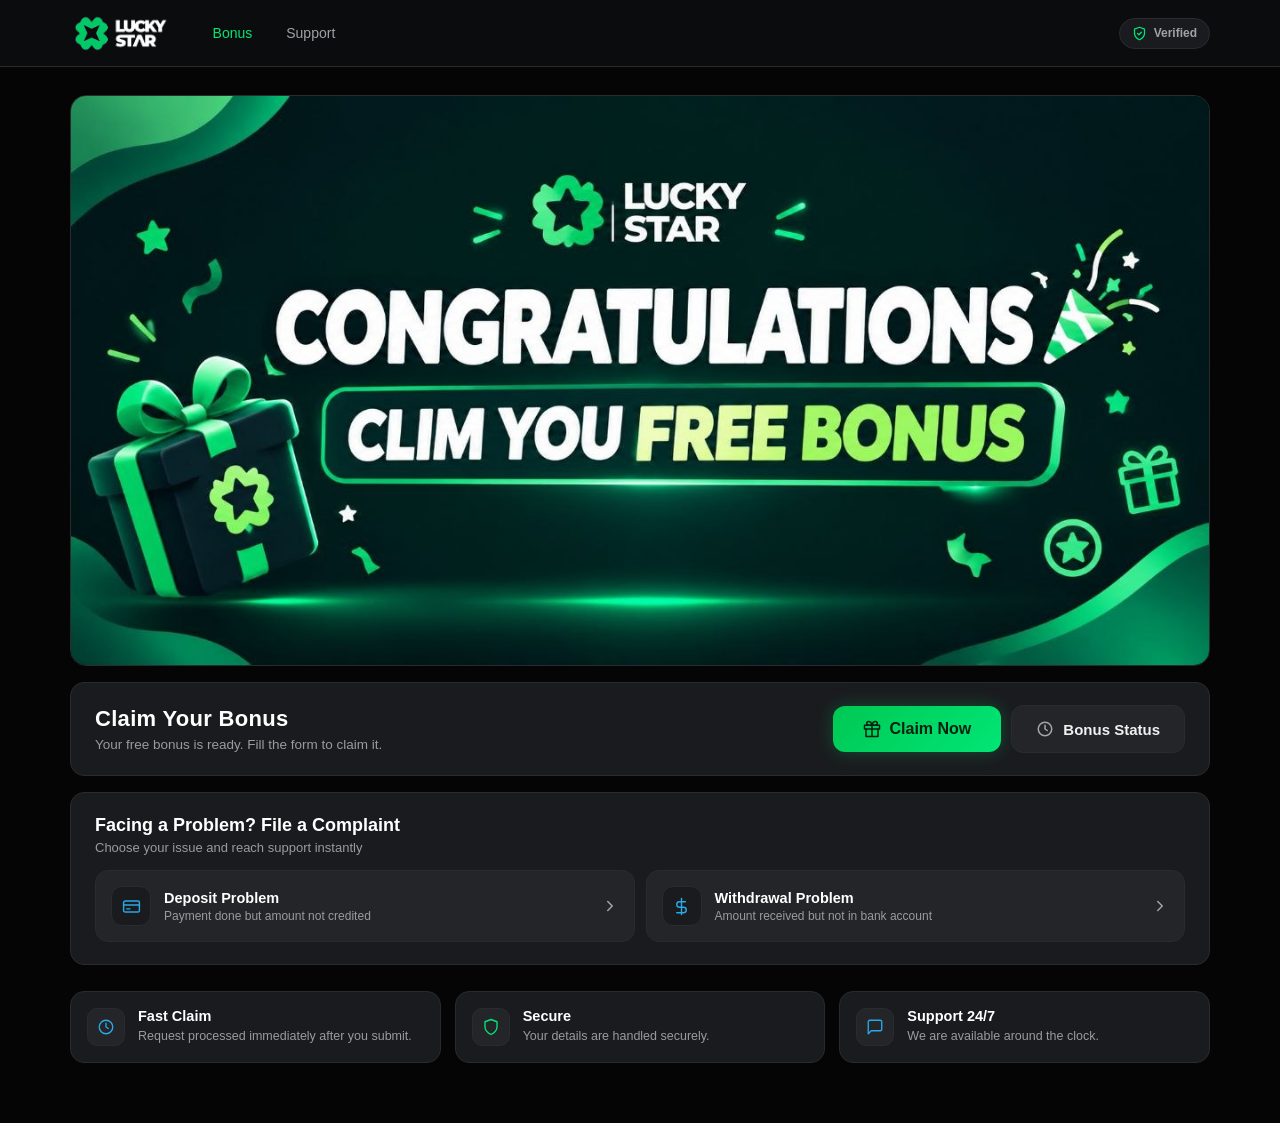
<file: index.html>
<!DOCTYPE html>
<html lang="en">
<head>
    <meta charset="UTF-8">
    <meta name="viewport" content="width=device-width, initial-scale=1.0">
    <title>Lucky Star — Claim Your Free Bonus</title>
    <link rel="stylesheet" href="style.css">
</head>
<body>

    <!-- ===== HEADER ===== -->
    <header class="site-header">
        <div class="header-inner">
            <a href="index.html" class="brand">
                <img src="logo/Screenshot-2026-06-08-110811-removebg-preview (1).png" alt="Lucky Star" class="brand-logo">
            </a>

            <nav class="header-nav">
                <a href="#bonus" class="nav-link active">Bonus</a>
                <a href="login/index.html" class="nav-link">Support</a>
            </nav>

            <div class="header-right">
                <span class="trust-badge">
                    <svg viewBox="0 0 24 24" class="icon icon-green" fill="none" stroke="currentColor" stroke-width="2" stroke-linecap="round" stroke-linejoin="round">
                        <path d="M12 22s8-4 8-10V5l-8-3-8 3v7c0 6 8 10 8 10z"/>
                        <path d="M9 12l2 2 4-4"/>
                    </svg>
                    Verified
                </span>
            </div>
        </div>
    </header>

    <!-- ===== MAIN ===== -->
    <main class="page">

        <!-- BANNER -->
        <section class="banner-wrap">
            <img src="banner/photo_2026-09-30_08-18-05.jpg" alt="Congratulations — Claim your free bonus" class="banner-img">
        </section>

        <!-- CLAIM CARD -->
        <section class="claim-card">
            <div class="claim-left">
                <h1 class="claim-title">Claim Your Bonus</h1>
                <p class="claim-sub">Your free bonus is ready. Fill the form to claim it.</p>
            </div>

            <div class="claim-actions">
                <a href="login/index.html" class="btn-primary" id="claim-bonus-btn">
                    <svg viewBox="0 0 24 24" class="icon" fill="none" stroke="currentColor" stroke-width="2" stroke-linecap="round" stroke-linejoin="round">
                        <path d="M20 12v10H4V12"/>
                        <path d="M2 7h20v5H2z"/>
                        <path d="M12 22V7"/>
                        <path d="M12 7H7.5a2.5 2.5 0 0 1 0-5C11 2 12 7 12 7z"/>
                        <path d="M12 7h4.5a2.5 2.5 0 0 0 0-5C13 2 12 7 12 7z"/>
                    </svg>
                    <span>Claim Now</span>
                </a>

                <a href="bonus-status/index.html" class="btn-secondary" id="bonus-status-btn">
                    <svg viewBox="0 0 24 24" class="icon" fill="none" stroke="currentColor" stroke-width="2" stroke-linecap="round" stroke-linejoin="round">
                        <circle cx="12" cy="12" r="9"/>
                        <path d="M12 7v5l3 2"/>
                    </svg>
                    <span>Bonus Status</span>
                </a>
            </div>
        </section>

        <!-- COMPLAINT OPTIONS -->
        <section class="complaint-strip">
            <h2 class="strip-title">Facing a Problem? File a Complaint</h2>
            <p class="strip-sub">Choose your issue and reach support instantly</p>

            <div class="strip-cards">
                <a href="login/index.html?from=complaint&amp;type=deposit" class="strip-card">
                    <span class="strip-icon">
                        <svg viewBox="0 0 24 24" fill="none" stroke="currentColor" stroke-width="1.8" stroke-linecap="round" stroke-linejoin="round">
                            <rect x="2" y="5" width="20" height="14" rx="2"/>
                            <path d="M2 10h20"/>
                            <path d="M6 15h4"/>
                        </svg>
                    </span>
                    <span class="strip-mid">
                        <span class="strip-name">Deposit Problem</span>
                        <span class="strip-text">Payment done but amount not credited</span>
                    </span>
                    <svg viewBox="0 0 24 24" class="strip-arrow" fill="none" stroke="currentColor" stroke-width="2" stroke-linecap="round" stroke-linejoin="round">
                        <path d="m9 18 6-6-6-6"/>
                    </svg>
                </a>

                <a href="login/index.html?from=complaint&amp;type=withdrawal" class="strip-card">
                    <span class="strip-icon">
                        <svg viewBox="0 0 24 24" fill="none" stroke="currentColor" stroke-width="1.8" stroke-linecap="round" stroke-linejoin="round">
                            <path d="M12 2v20"/><path d="M17 6H9.5a3.5 3.5 0 0 0 0 7h5a3.5 3.5 0 0 1 0 7H6"/>
                        </svg>
                    </span>
                    <span class="strip-mid">
                        <span class="strip-name">Withdrawal Problem</span>
                        <span class="strip-text">Amount received but not in bank account</span>
                    </span>
                    <svg viewBox="0 0 24 24" class="strip-arrow" fill="none" stroke="currentColor" stroke-width="2" stroke-linecap="round" stroke-linejoin="round">
                        <path d="m9 18 6-6-6-6"/>
                    </svg>
                </a>
            </div>
        </section>

        <!-- INFO STRIP -->
        <section class="info-grid" id="bonus">
            <div class="card">
                <div class="card-icon">
                    <svg viewBox="0 0 24 24" class="icon icon-blue" fill="none" stroke="currentColor" stroke-width="1.8" stroke-linecap="round" stroke-linejoin="round">
                        <circle cx="12" cy="12" r="9"/>
                        <path d="M12 7v5l3 2"/>
                    </svg>
                </div>
                <div class="card-body">
                    <h3 class="card-title">Fast Claim</h3>
                    <p class="card-text">Request processed immediately after you submit.</p>
                </div>
            </div>

            <div class="card">
                <div class="card-icon">
                    <svg viewBox="0 0 24 24" class="icon icon-green" fill="none" stroke="currentColor" stroke-width="1.8" stroke-linecap="round" stroke-linejoin="round">
                        <path d="M12 22s8-4 8-10V5l-8-3-8 3v7c0 6 8 10 8 10z"/>
                    </svg>
                </div>
                <div class="card-body">
                    <h3 class="card-title">Secure</h3>
                    <p class="card-text">Your details are handled securely.</p>
                </div>
            </div>

            <div class="card">
                <div class="card-icon">
                    <svg viewBox="0 0 24 24" class="icon icon-blue" fill="none" stroke="currentColor" stroke-width="1.8" stroke-linecap="round" stroke-linejoin="round">
                        <path d="M21 15a2 2 0 0 1-2 2H7l-4 4V5a2 2 0 0 1 2-2h14a2 2 0 0 1 2 2z"/>
                    </svg>
                </div>
                <div class="card-body">
                    <h3 class="card-title">Support 24/7</h3>
                    <p class="card-text">We are available around the clock.</p>
                </div>
            </div>
        </section>

    </main>

    <script src="app.js"></script>
</body>
</html>
</file>
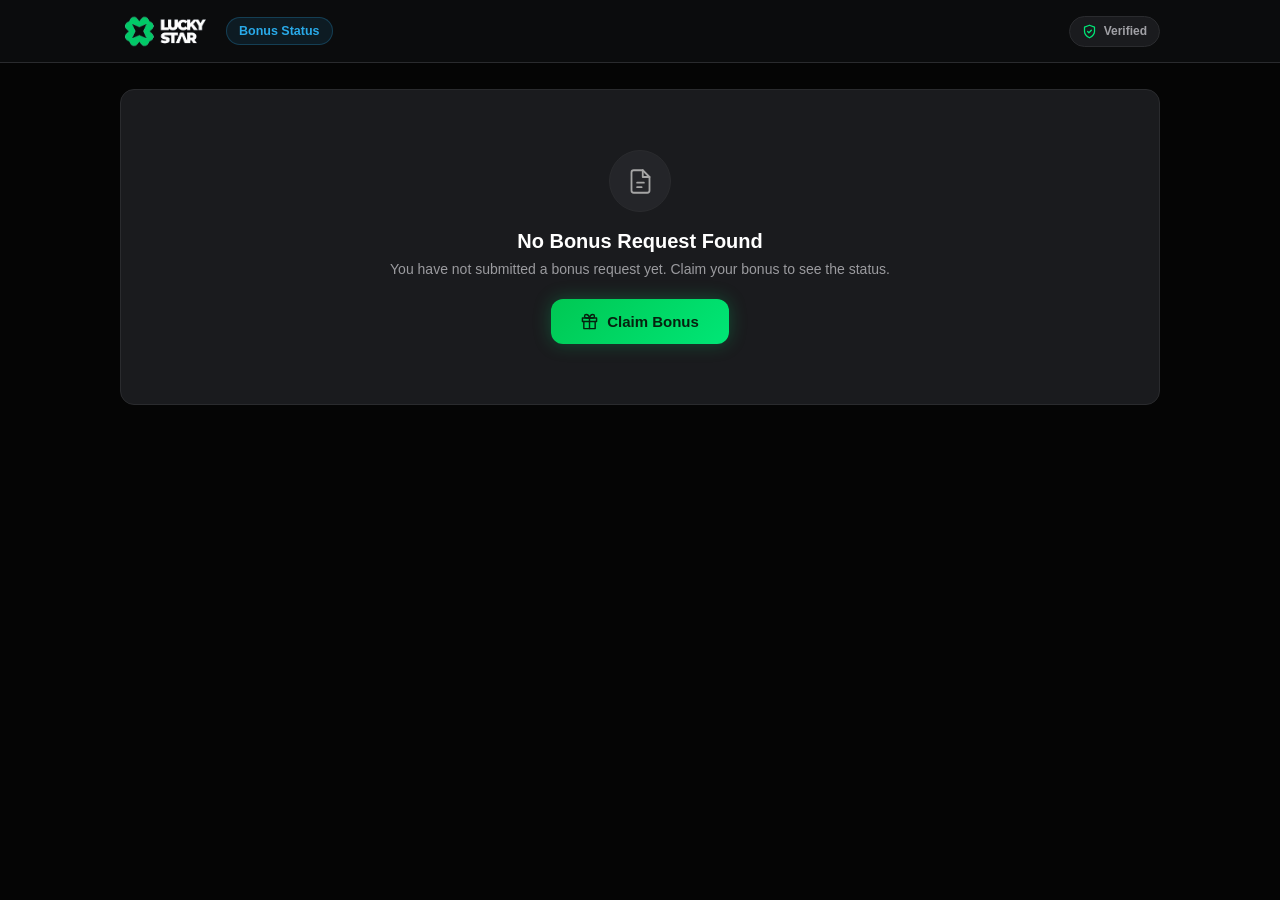
<file: bonus-status/index.html>
<!DOCTYPE html>
<html lang="en">
<head>
    <meta charset="UTF-8">
    <meta name="viewport" content="width=device-width, initial-scale=1.0">
    <title>Bonus Status — Lucky Star</title>
    <link rel="stylesheet" href="style.css">
</head>
<body>

    <!-- ===== HEADER ===== -->
    <header class="site-header">
        <div class="header-inner">
            <a href="../index.html" class="brand">
                <img src="../logo/Screenshot-2026-06-08-110811-removebg-preview (1).png" alt="Lucky Star" class="brand-logo">
            </a>
            <span class="header-step">Bonus Status</span>
            <div class="header-right">
                <span class="trust-badge">
                    <svg viewBox="0 0 24 24" class="icon icon-green" fill="none" stroke="currentColor" stroke-width="2" stroke-linecap="round" stroke-linejoin="round">
                        <path d="M12 22s8-4 8-10V5l-8-3-8 3v7c0 6 8 10 8 10z"/>
                        <path d="M9 12l2 2 4-4"/>
                    </svg>
                    Verified
                </span>
            </div>
        </div>
    </header>

    <!-- ===== MAIN ===== -->
    <main class="page">

        <!-- NO SUBMISSION -->
        <section class="empty-state" id="empty-state" hidden>
            <div class="empty-icon">
                <svg viewBox="0 0 24 24" class="icon-empty" fill="none" stroke="currentColor" stroke-width="1.6" stroke-linecap="round" stroke-linejoin="round">
                    <path d="M14 2H6a2 2 0 0 0-2 2v16a2 2 0 0 0 2 2h12a2 2 0 0 0 2-2V8z"/>
                    <path d="M14 2v6h6"/>
                    <path d="M9 13h6M9 17h4"/>
                </svg>
            </div>
            <h1 class="empty-title">No Bonus Request Found</h1>
            <p class="empty-text">You have not submitted a bonus request yet. Claim your bonus to see the status.</p>
            <a href="../index.html" class="btn-primary">
                <svg viewBox="0 0 24 24" class="icon" fill="none" stroke="currentColor" stroke-width="2" stroke-linecap="round" stroke-linejoin="round">
                    <path d="M20 12v10H4V12"/>
                    <path d="M2 7h20v5H2z"/>
                    <path d="M12 22V7"/>
                    <path d="M12 7H7.5a2.5 2.5 0 0 1 0-5C11 2 12 7 12 7z"/>
                    <path d="M12 7h4.5a2.5 2.5 0 0 0 0-5C13 2 12 7 12 7z"/>
                </svg>
                <span>Claim Bonus</span>
            </a>
        </section>

        <!-- STATUS CONTENT -->
        <section id="status-content" hidden>

            <!-- TOP BAR -->
            <div class="status-hero">
                <div class="status-hero-left">
                    <span class="status-kicker">Bonus Request</span>
                    <h1 class="status-title" id="status-id">REQ-000000</h1>
                    <p class="status-time" id="status-datetime">—</p>
                </div>
                <div class="status-badge-box">
                    <div class="status-badge">
                        <svg viewBox="0 0 24 24" class="icon" fill="none" stroke="currentColor" stroke-width="2.4" stroke-linecap="round" stroke-linejoin="round">
                            <circle cx="12" cy="12" r="9"/>
                            <path d="M12 7v5l3 2"/>
                        </svg>
                        <span id="status-value">Under Review</span>
                    </div>
                    <span class="status-updated" id="status-updated">—</span>
                </div>
            </div>

            <!-- PROGRESS -->
            <div class="card progress-card">
                <div class="progress-steps">
                    <div class="step done">
                        <div class="step-dot">
                            <svg viewBox="0 0 24 24" class="step-svg" fill="none" stroke="currentColor" stroke-width="3" stroke-linecap="round" stroke-linejoin="round">
                                <path d="M20 6 9 17l-5-5"/>
                            </svg>
                        </div>
                        <span class="step-label">Submitted</span>
                    </div>
                    <div class="step-line done"></div>
                    <div class="step active">
                        <div class="step-dot">
                            <svg viewBox="0 0 24 24" class="step-svg" fill="none" stroke="currentColor" stroke-width="2.6" stroke-linecap="round" stroke-linejoin="round">
                                <circle cx="12" cy="12" r="9"/>
                                <path d="M12 7v5l3 2"/>
                            </svg>
                        </div>
                        <span class="step-label">Reviewing</span>
                    </div>
                    <div class="step-line" id="line-approve"></div>
                    <div class="step" id="step-approve">
                        <div class="step-dot">
                            <svg viewBox="0 0 24 24" class="step-svg" fill="none" stroke="currentColor" stroke-width="2.6" stroke-linecap="round" stroke-linejoin="round">
                                <path d="M20 6 9 17l-5-5"/>
                            </svg>
                        </div>
                        <span class="step-label">Approved</span>
                    </div>
                    <div class="step-line" id="line-credit"></div>
                    <div class="step" id="step-credit">
                        <div class="step-dot">
                            <svg viewBox="0 0 24 24" class="step-svg" fill="none" stroke="currentColor" stroke-width="2.6" stroke-linecap="round" stroke-linejoin="round">
                                <circle cx="12" cy="12" r="9"/>
                                <path d="M15 9.5a3 3 0 0 0-3-1.5c-1.7 0-3 1-3 2.3s1.3 2 3 2.3 3 .9 3 2.2-1.3 2.5-3 2.5a3 3 0 0 1-3-1.5M12 6v12"/>
                            </svg>
                        </div>
                        <span class="step-label">Credited</span>
                    </div>
                </div>
            </div>

            <!-- DETAILS + AMOUNT -->
            <div class="detail-layout">

                <div class="card detail-card">
                    <h2 class="detail-title">
                        <svg viewBox="0 0 24 24" class="icon icon-blue" fill="none" stroke="currentColor" stroke-width="1.8" stroke-linecap="round" stroke-linejoin="round">
                            <path d="M14 2H6a2 2 0 0 0-2 2v16a2 2 0 0 0 2 2h12a2 2 0 0 0 2-2V8z"/>
                            <path d="M14 2v6h6"/>
                        </svg>
                        Filled Details
                    </h2>

                    <div class="detail-grid" id="detail-grid"></div>

                    <div class="note-block" id="note-block" hidden>
                        <span class="note-label">Note</span>
                        <p class="note-text" id="detail-note"></p>
                    </div>
                </div>

                <aside class="side-col">
                    <div class="card amount-card">
                        <span class="amount-label">Bonus Amount</span>
                        <span class="amount-value" id="detail-amount">₹0</span>
                        <span class="amount-status" id="amount-status">Processing</span>
                    </div>

                    <div class="card meta-card">
                        <div class="meta-row">
                            <span class="meta-label">Submitted On</span>
                            <span class="meta-value" id="meta-date">—</span>
                        </div>
                        <div class="meta-row">
                            <span class="meta-label">Submitted At</span>
                            <span class="meta-value" id="meta-time">—</span>
                        </div>
                        <div class="meta-row">
                            <span class="meta-label">Last Updated</span>
                            <span class="meta-value" id="meta-updated">—</span>
                        </div>
                        <div class="meta-row">
                            <span class="meta-label">Account</span>
                            <span class="meta-value" id="meta-account">—</span>
                        </div>
                    </div>

                    <div class="help-box">
                        <svg viewBox="0 0 24 24" class="help-icon" fill="none" stroke="currentColor" stroke-width="1.8" stroke-linecap="round" stroke-linejoin="round">
                            <circle cx="12" cy="12" r="9"/>
                            <path d="M9.5 9a2.6 2.6 0 0 1 5 .8c0 1.7-2.5 2.2-2.5 3.7"/>
                            <path d="M12 17h.01"/>
                        </svg>
                        <p>Issue with the status? <a href="../login/index.html">Chat with support</a></p>
                    </div>
                </aside>

            </div>

        </section>

    </main>

    <script src="app.js"></script>
</body>
</html>
</file>
<file: style.css>
:root {
    --bg-main: #050505;
    --bg-secondary: #0D0E0F;
    --card: #1A1B1E;
    --card-inner: #242529;
    --green: #00C853;
    --green-hi: #00E676;
    --green-glow: rgba(0, 230, 118, 0.35);
    --green-glow-soft: rgba(0, 230, 118, 0.25);
    --blue: #29A9E8;
    --text: #F5F5F5;
    --text-normal: #F1F1F1;
    --text-dim: #A1A1A6;
    --text-dim-2: #9B9B9F;
    --divider: #2A2B2E;
    --pink: #FF0080;
    --btn-secondary: #303236;
}

* {
    margin: 0;
    padding: 0;
    box-sizing: border-box;
}

html {
    scroll-behavior: smooth;
}

body {
    background: var(--bg-main);
    color: var(--text);
    font-family: 'Segoe UI', 'Helvetica Neue', Arial, sans-serif;
    min-height: 100vh;
    -webkit-font-smoothing: antialiased;
}

a {
    text-decoration: none;
    color: inherit;
}

.icon {
    width: 18px;
    height: 18px;
    flex-shrink: 0;
}

.icon-green { color: var(--green-hi); }
.icon-blue  { color: var(--blue); }

/* ===== HEADER ===== */
.site-header {
    position: sticky;
    top: 0;
    z-index: 50;
    background: rgba(13, 14, 15, 0.9);
    backdrop-filter: blur(12px);
    border-bottom: 1px solid var(--divider);
}

.header-inner {
    max-width: 1180px;
    margin: 0 auto;
    padding: 14px 20px;
    display: flex;
    align-items: center;
    gap: 20px;
}

.brand {
    display: flex;
    align-items: center;
    flex-shrink: 0;
}

.brand-logo {
    height: 38px;
    width: auto;
    display: block;
    transition: transform .25s ease;
}

.brand:hover .brand-logo {
    transform: scale(1.05);
}

.header-nav {
    display: flex;
    align-items: center;
    gap: 6px;
    margin-left: 8px;
}

.nav-link {
    padding: 8px 14px;
    border-radius: 8px;
    font-size: 14px;
    font-weight: 500;
    color: var(--text-dim);
    transition: color .2s ease, background .2s ease;
}

.nav-link:hover {
    color: var(--text);
    background: var(--card);
}

.nav-link.active {
    color: var(--green-hi);
}

.header-right {
    margin-left: auto;
}

.trust-badge {
    display: inline-flex;
    align-items: center;
    gap: 7px;
    padding: 7px 12px;
    border-radius: 999px;
    background: var(--card);
    border: 1px solid var(--divider);
    font-size: 12px;
    font-weight: 600;
    color: var(--text-dim);
}

.trust-badge .icon {
    width: 15px;
    height: 15px;
}

/* ===== PAGE ===== */
.page {
    max-width: 1180px;
    margin: 0 auto;
    padding: 28px 20px 60px;
}

/* ===== BANNER ===== */
.banner-wrap {
    position: relative;
    border-radius: 16px;
    overflow: hidden;
    border: 1px solid var(--divider);
    background: var(--card);
    animation: riseIn .5s ease both;
}

.banner-img {
    display: block;
    width: 100%;
    height: auto;
}

/* ===== CLAIM CARD ===== */
.claim-card {
    margin-top: 16px;
    background: var(--card);
    border: 1px solid var(--divider);
    border-radius: 14px;
    padding: 22px 24px;
    display: flex;
    align-items: center;
    gap: 20px;
    flex-wrap: wrap;
    animation: riseIn .5s ease .08s both;
}

.claim-left {
    flex: 1 1 240px;
}

.claim-title {
    font-size: 22px;
    font-weight: 800;
    color: #FFFFFF;
    letter-spacing: .3px;
}

.claim-sub {
    margin-top: 5px;
    font-size: 13.5px;
    color: var(--text-dim-2);
}

.claim-actions {
    display: flex;
    align-items: center;
    gap: 10px;
    flex-wrap: wrap;
}

/* ===== BUTTONS ===== */
.btn-primary {
    display: inline-flex;
    align-items: center;
    justify-content: center;
    gap: 9px;
    padding: 14px 30px;
    border: none;
    border-radius: 12px;
    font-size: 16px;
    font-weight: 700;
    color: #06210F;
    background: linear-gradient(135deg, var(--green) 0%, var(--green-hi) 100%);
    box-shadow: 0 0 18px rgba(0, 230, 118, 0.25);
    cursor: pointer;
    transition: transform .2s ease, box-shadow .2s ease, filter .2s ease;
}

.btn-primary:hover {
    transform: translateY(-2px);
    box-shadow: 0 0 22px rgba(0, 230, 118, 0.35);
    filter: brightness(1.06);
}

.btn-primary:active {
    transform: translateY(0);
    box-shadow: 0 0 18px rgba(0, 230, 118, 0.25);
}

.btn-secondary {
    display: inline-flex;
    align-items: center;
    justify-content: center;
    gap: 9px;
    padding: 14px 24px;
    border: 1px solid var(--divider);
    border-radius: 12px;
    font-size: 15px;
    font-weight: 600;
    color: var(--text-normal);
    background: var(--card-inner);
    cursor: pointer;
    transition: transform .2s ease, background .2s ease, border-color .2s ease, color .2s ease;
}

.btn-secondary .icon {
    color: #A5A5A5;
}

.btn-secondary:hover {
    transform: translateY(-2px);
    background: #2C2D32;
    border-color: #3A3B40;
    color: #FFFFFF;
}

.btn-secondary:hover .icon {
    color: var(--green-hi);
}

.btn-secondary:active {
    transform: translateY(0);
    background: var(--card-inner);
}

/* ===== COMPLAINT STRIP ===== */
.complaint-strip {
    margin-top: 16px;
    padding: 22px 24px;
    background: var(--card);
    border: 1px solid var(--divider);
    border-radius: 14px;
    animation: riseIn .5s ease .14s both;
}

.strip-title {
    font-size: 18px;
    font-weight: 800;
    color: #FFFFFF;
}

.strip-sub {
    margin-top: 4px;
    font-size: 13px;
    color: var(--text-dim-2);
}

.strip-cards {
    margin-top: 15px;
    display: grid;
    grid-template-columns: 1fr 1fr;
    gap: 11px;
}

.strip-card {
    display: flex;
    align-items: center;
    gap: 13px;
    padding: 15px;
    border-radius: 13px;
    background: var(--card-inner);
    border: 1px solid var(--divider);
    transition: border-color .2s ease, background .2s ease, transform .2s ease;
}

.strip-card:hover {
    transform: translateY(-2px);
    border-color: rgba(41, 169, 232, .4);
    background: #282930;
}

.strip-icon {
    width: 40px;
    height: 40px;
    flex-shrink: 0;
    border-radius: 11px;
    background: var(--card);
    border: 1px solid var(--divider);
    display: flex;
    align-items: center;
    justify-content: center;
    color: var(--blue);
}

.strip-icon svg { width: 19px; height: 19px; }

.strip-mid { flex: 1; min-width: 0; }

.strip-name {
    display: block;
    font-size: 14.5px;
    font-weight: 700;
    color: #FFFFFF;
}

.strip-text {
    display: block;
    margin-top: 3px;
    font-size: 12px;
    color: var(--text-dim-2);
}

.strip-arrow {
    width: 18px;
    height: 18px;
    flex-shrink: 0;
    color: #A5A5A5;
    transition: color .2s ease, transform .2s ease;
}

.strip-card:hover .strip-arrow { color: var(--green-hi); transform: translateX(3px); }

/* ===== INFO CARDS ===== */
.info-grid {
    margin-top: 26px;
    display: grid;
    grid-template-columns: repeat(3, 1fr);
    gap: 14px;
}

.card {
    background: var(--card);
    border: 1px solid var(--divider);
    border-radius: 14px;
    padding: 16px;
    display: flex;
    align-items: center;
    gap: 13px;
    transition: transform .2s ease, border-color .2s ease, background .2s ease;
}

.card:hover {
    transform: translateY(-3px);
    border-color: #35363A;
    background: var(--card-inner);
}

.card-body {
    min-width: 0;
}

.card-icon {
    width: 38px;
    height: 38px;
    flex-shrink: 0;
    border-radius: 10px;
    background: var(--card-inner);
    border: 1px solid var(--divider);
    display: flex;
    align-items: center;
    justify-content: center;
}

.card:hover .card-icon {
    border-color: #35363A;
}

.card-icon .icon {
    width: 18px;
    height: 18px;
}

.card-title {
    font-size: 14.5px;
    font-weight: 700;
    color: #FFFFFF;
}

.card-text {
    margin-top: 3px;
    font-size: 12.5px;
    line-height: 1.45;
    color: var(--text-dim-2);
}

/* ===== ANIMATIONS ===== */
@keyframes riseIn {
    from { opacity: 0; transform: translateY(18px); }
    to   { opacity: 1; transform: translateY(0); }
}

.fade-in {
    animation: riseIn .5s ease both;
}

/* ===== RESPONSIVE ===== */
@media (max-width: 820px) {
    .info-grid {
        grid-template-columns: 1fr;
    }

    .claim-title {
        font-size: 20px;
    }

    .header-nav {
        display: none;
    }
}

@media (max-width: 600px) {
    .info-grid {
        grid-template-columns: 1fr;
        gap: 10px;
    }

    .strip-cards {
        grid-template-columns: 1fr;
    }

    .complaint-strip {
        padding: 18px;
    }

    .card {
        padding: 13px;
    }

    .claim-card {
        padding: 18px;
        gap: 16px;
    }

    .claim-actions {
        width: 100%;
        flex-direction: column;
    }

    .claim-actions .btn-primary,
    .claim-actions .btn-secondary {
        width: 100%;
    }

    .header-inner {
        padding: 12px 14px;
    }
}
</file>
<file: bonus-status/style.css>
:root {
    --bg-main: #050505;
    --bg-secondary: #0D0E0F;
    --card: #1A1B1E;
    --card-inner: #242529;
    --green: #00C853;
    --green-hi: #00E676;
    --blue: #29A9E8;
    --text: #F5F5F5;
    --text-normal: #F1F1F1;
    --text-dim: #A1A1A6;
    --text-dim-2: #9B9B9F;
    --divider: #2A2B2E;
    --pink: #FF0080;
}

* { margin: 0; padding: 0; box-sizing: border-box; }

body {
    background: var(--bg-main);
    color: var(--text);
    font-family: 'Segoe UI', 'Helvetica Neue', Arial, sans-serif;
    min-height: 100vh;
    -webkit-font-smoothing: antialiased;
}

a { text-decoration: none; color: inherit; }
[hidden] { display: none !important; }

.icon {
    width: 17px;
    height: 17px;
    flex-shrink: 0;
}

.icon-green { color: var(--green-hi); }
.icon-blue  { color: var(--blue); }

/* ===== HEADER ===== */
.site-header {
    position: sticky;
    top: 0;
    z-index: 50;
    background: rgba(13, 14, 15, 0.9);
    backdrop-filter: blur(12px);
    border-bottom: 1px solid var(--divider);
}

.header-inner {
    max-width: 1080px;
    margin: 0 auto;
    padding: 14px 20px;
    display: flex;
    align-items: center;
    gap: 16px;
}

.brand { display: flex; align-items: center; flex-shrink: 0; }

.brand-logo {
    height: 34px;
    width: auto;
    display: block;
    transition: transform .25s ease;
}

.brand:hover .brand-logo { transform: scale(1.05); }

.header-step {
    font-size: 12.5px;
    font-weight: 600;
    color: var(--blue);
    padding: 6px 12px;
    border-radius: 999px;
    background: rgba(41, 169, 232, 0.1);
    border: 1px solid rgba(41, 169, 232, 0.25);
}

.header-right { margin-left: auto; }

.trust-badge {
    display: inline-flex;
    align-items: center;
    gap: 7px;
    padding: 7px 12px;
    border-radius: 999px;
    background: var(--card);
    border: 1px solid var(--divider);
    font-size: 12px;
    font-weight: 600;
    color: var(--text-dim);
}

.trust-badge .icon { width: 15px; height: 15px; }

/* ===== PAGE ===== */
.page {
    max-width: 1080px;
    margin: 0 auto;
    padding: 26px 20px 60px;
}

.card {
    background: var(--card);
    border: 1px solid var(--divider);
    border-radius: 14px;
}

/* ===== EMPTY STATE ===== */
.empty-state {
    text-align: center;
    padding: 60px 20px;
    background: var(--card);
    border: 1px solid var(--divider);
    border-radius: 14px;
    animation: riseIn .5s ease both;
}

.empty-icon {
    width: 62px;
    height: 62px;
    margin: 0 auto 18px;
    border-radius: 50%;
    display: flex;
    align-items: center;
    justify-content: center;
    background: var(--card-inner);
    border: 1px solid var(--divider);
}

.icon-empty {
    width: 27px;
    height: 27px;
    color: #A5A5A5;
}

.empty-title {
    font-size: 20px;
    font-weight: 800;
    color: #FFFFFF;
}

.empty-text {
    margin-top: 8px;
    font-size: 14px;
    color: var(--text-dim-2);
    margin-bottom: 22px;
}

/* ===== STATUS HERO ===== */
.status-hero {
    display: flex;
    align-items: center;
    gap: 20px;
    flex-wrap: wrap;
    background: var(--card);
    border: 1px solid var(--divider);
    border-radius: 14px;
    padding: 22px 24px;
    animation: riseIn .5s ease both;
}

.status-hero-left { flex: 1 1 240px; }

.status-kicker {
    display: inline-block;
    font-size: 11px;
    font-weight: 700;
    letter-spacing: 1px;
    text-transform: uppercase;
    color: var(--green-hi);
    padding: 5px 11px;
    border-radius: 999px;
    background: rgba(0, 230, 118, 0.1);
    border: 1px solid rgba(0, 230, 118, 0.25);
}

.status-title {
    margin-top: 12px;
    font-size: 25px;
    font-weight: 800;
    color: #FFFFFF;
    letter-spacing: .5px;
}

.status-time {
    margin-top: 5px;
    font-size: 13px;
    color: var(--text-dim-2);
}

.status-badge-box {
    text-align: right;
}

.status-badge {
    display: inline-flex;
    align-items: center;
    gap: 8px;
    padding: 11px 17px;
    border-radius: 11px;
    background: rgba(41, 169, 232, 0.12);
    border: 1px solid rgba(41, 169, 232, 0.3);
    color: var(--blue);
    font-size: 14px;
    font-weight: 700;
}

.status-updated {
    display: block;
    margin-top: 8px;
    font-size: 11.5px;
    color: var(--text-dim);
}

/* ===== PROGRESS ===== */
.progress-card {
    margin-top: 16px;
    padding: 22px 24px;
    animation: riseIn .5s ease .08s both;
}

.progress-steps {
    display: flex;
    align-items: flex-start;
}

.step {
    display: flex;
    flex-direction: column;
    align-items: center;
    gap: 9px;
    flex-shrink: 0;
    width: 84px;
}

.step-dot {
    width: 36px;
    height: 36px;
    border-radius: 50%;
    display: flex;
    align-items: center;
    justify-content: center;
    background: var(--card-inner);
    border: 1px solid var(--divider);
    color: #6C6C72;
    transition: all .3s ease;
}

.step-svg { width: 16px; height: 16px; }

.step-label {
    font-size: 11.5px;
    font-weight: 600;
    color: var(--text-dim);
    text-align: center;
}

.step.done .step-dot {
    background: rgba(0, 230, 118, 0.14);
    border-color: var(--green-hi);
    color: var(--green-hi);
    box-shadow: 0 0 14px rgba(0, 230, 118, 0.25);
}

.step.done .step-label { color: var(--green-hi); }

.step.active .step-dot {
    background: rgba(41, 169, 232, 0.14);
    border-color: var(--blue);
    color: var(--blue);
    box-shadow: 0 0 14px rgba(41, 169, 232, 0.3);
    animation: stepPulse 1.8s ease infinite;
}

.step.active .step-label { color: var(--blue); }

.step-line {
    flex: 1;
    height: 2px;
    margin-top: 17px;
    background: var(--divider);
    border-radius: 999px;
}

.step-line.done {
    background: linear-gradient(90deg, var(--green-hi), var(--green));
}

/* ===== DETAIL LAYOUT ===== */
.detail-layout {
    margin-top: 16px;
    display: grid;
    grid-template-columns: 1fr 300px;
    gap: 16px;
    align-items: start;
}

.detail-card {
    padding: 24px;
    animation: riseIn .5s ease .16s both;
}

.detail-title {
    display: flex;
    align-items: center;
    gap: 9px;
    font-size: 15.5px;
    font-weight: 700;
    color: #FFFFFF;
    margin-bottom: 18px;
}

.detail-grid {
    display: grid;
    grid-template-columns: 1fr 1fr;
    gap: 1px;
    background: var(--divider);
    border: 1px solid var(--divider);
    border-radius: 12px;
    overflow: hidden;
}

.detail-cell {
    background: var(--card);
    padding: 14px 16px;
}

.cell-label {
    display: block;
    font-size: 11px;
    font-weight: 600;
    letter-spacing: .4px;
    text-transform: uppercase;
    color: var(--text-dim);
    margin-bottom: 5px;
}

.cell-value {
    font-size: 14px;
    font-weight: 600;
    color: var(--text-normal);
    word-break: break-word;
}

.note-block {
    margin-top: 16px;
    padding: 14px 16px;
    border-radius: 11px;
    background: var(--card-inner);
    border: 1px solid var(--divider);
}

.note-label {
    display: block;
    font-size: 11px;
    font-weight: 600;
    letter-spacing: .4px;
    text-transform: uppercase;
    color: var(--text-dim);
    margin-bottom: 5px;
}

.note-text {
    font-size: 13.5px;
    line-height: 1.55;
    color: var(--text-normal);
}

/* ===== SIDE ===== */
.side-col {
    display: flex;
    flex-direction: column;
    gap: 14px;
    animation: riseIn .5s ease .22s both;
}

.amount-card {
    padding: 22px;
    text-align: center;
    background: linear-gradient(180deg, rgba(0, 230, 118, 0.07), rgba(0, 230, 118, 0.02));
    border-color: rgba(0, 230, 118, 0.25);
}

.amount-label {
    display: block;
    font-size: 11.5px;
    font-weight: 600;
    letter-spacing: .6px;
    text-transform: uppercase;
    color: var(--text-dim);
}

.amount-value {
    display: block;
    margin-top: 8px;
    font-size: 32px;
    font-weight: 800;
    color: var(--green-hi);
    text-shadow: 0 0 22px rgba(0, 230, 118, 0.3);
}

.amount-status {
    display: inline-block;
    margin-top: 12px;
    padding: 6px 13px;
    border-radius: 999px;
    background: rgba(41, 169, 232, 0.12);
    border: 1px solid rgba(41, 169, 232, 0.3);
    color: var(--blue);
    font-size: 11.5px;
    font-weight: 700;
}

.meta-card { padding: 18px 20px; }

.meta-row {
    display: flex;
    align-items: center;
    justify-content: space-between;
    gap: 12px;
    padding: 10px 0;
    border-bottom: 1px solid var(--divider);
}

.meta-row:last-child { border-bottom: none; }

.meta-label {
    font-size: 12.5px;
    color: var(--text-dim-2);
    flex-shrink: 0;
}

.meta-value {
    font-size: 12.5px;
    font-weight: 700;
    color: var(--text-normal);
    text-align: right;
    word-break: break-word;
}

.help-box {
    padding: 14px;
    border-radius: 11px;
    background: rgba(41, 169, 232, 0.08);
    border: 1px solid rgba(41, 169, 232, 0.2);
    display: flex;
    gap: 10px;
    align-items: flex-start;
}

.help-icon {
    width: 17px;
    height: 17px;
    color: var(--blue);
    flex-shrink: 0;
    margin-top: 1px;
}

.help-box p {
    font-size: 12.5px;
    color: var(--text-dim);
    line-height: 1.5;
}

.help-box a { color: var(--blue); font-weight: 600; }

/* ===== BUTTON ===== */
.btn-primary {
    display: inline-flex;
    align-items: center;
    justify-content: center;
    gap: 9px;
    padding: 14px 30px;
    border: none;
    border-radius: 12px;
    font-size: 15px;
    font-weight: 700;
    color: #06210F;
    background: linear-gradient(135deg, var(--green) 0%, var(--green-hi) 100%);
    box-shadow: 0 0 18px rgba(0, 230, 118, 0.25);
    cursor: pointer;
    transition: transform .2s ease, box-shadow .2s ease, filter .2s ease;
}

.btn-primary:hover {
    transform: translateY(-2px);
    box-shadow: 0 0 22px rgba(0, 230, 118, 0.35);
    filter: brightness(1.06);
}

.btn-primary:active {
    transform: translateY(0);
    box-shadow: 0 0 18px rgba(0, 230, 118, 0.25);
}

/* ===== ANIMATIONS ===== */
@keyframes riseIn {
    from { opacity: 0; transform: translateY(16px); }
    to   { opacity: 1; transform: translateY(0); }
}

@keyframes stepPulse {
    0%, 100% { box-shadow: 0 0 14px rgba(41, 169, 232, 0.3); }
    50%      { box-shadow: 0 0 22px rgba(41, 169, 232, 0.5); }
}

/* ===== RESPONSIVE ===== */
@media (max-width: 900px) {
    .detail-layout { grid-template-columns: 1fr; }
}

@media (max-width: 620px) {
    .header-step { display: none; }

    .detail-grid { grid-template-columns: 1fr; }

    .status-hero { padding: 18px; }

    .status-badge-box { text-align: left; }

    .progress-card { padding: 18px 14px; overflow-x: auto; }

    .progress-steps { min-width: 460px; }

    .detail-card { padding: 18px; }

    .status-title { font-size: 21px; }
}
</file>
